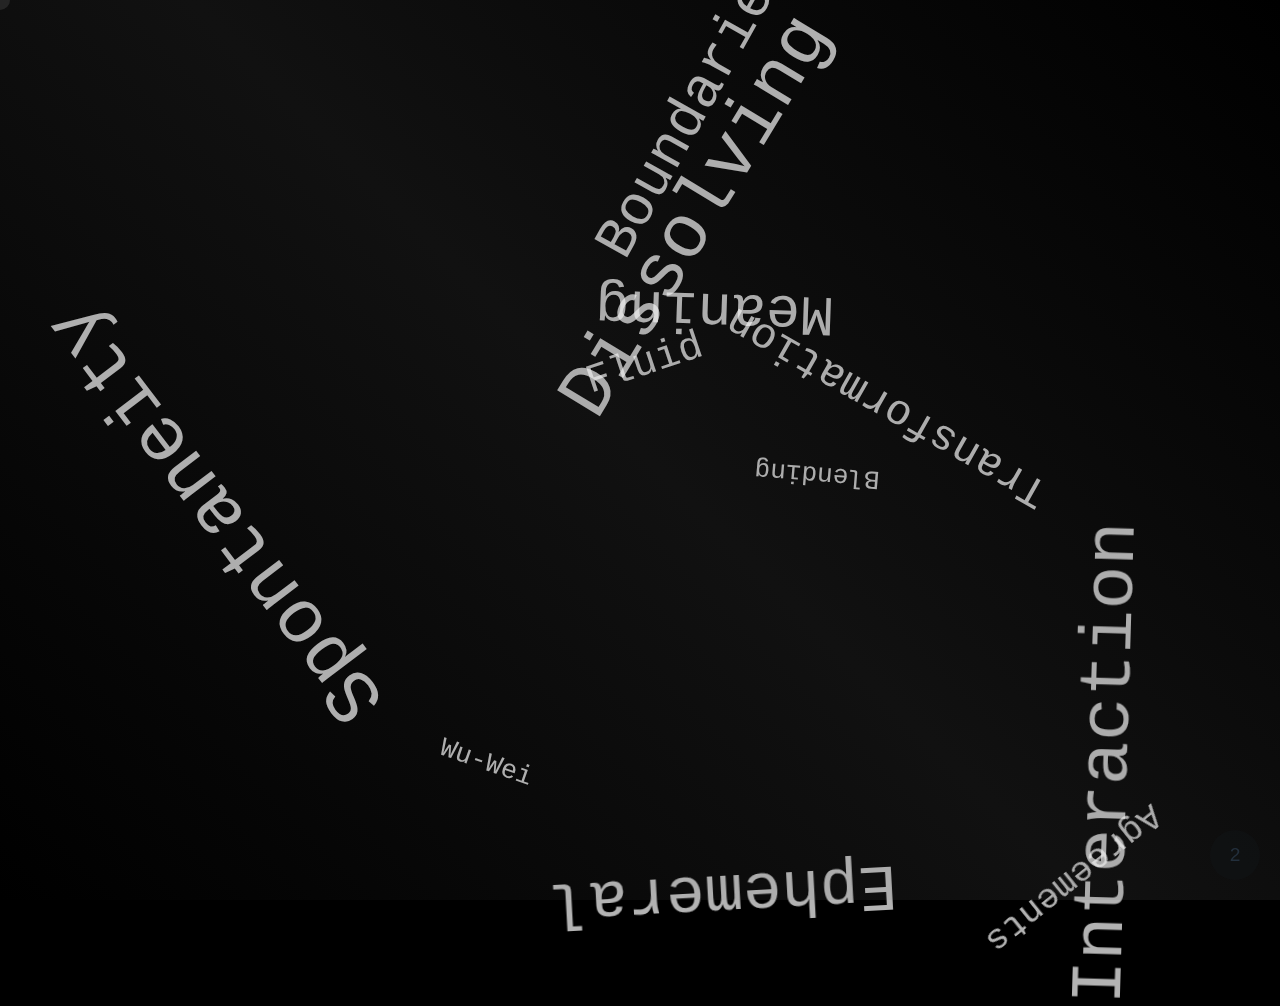
<file: dissolving aggreements/dis2.html>
<!DOCTYPE html>
<html lang="en">
<head>
    <meta charset="UTF-8">
    <meta name="viewport" content="width=device-width, initial-scale=1.0">
    <title>Dissolving Agreements</title>
    <style>
        * {
            margin: 0;
            padding: 0;
            box-sizing: border-box;
        }

        body, html {
            height: 100%;
            overflow: hidden;
            background-color: #000;
            font-family: 'Courier New', monospace;
            cursor: none;
        }

        #background {
            position: fixed;
            top: 0;
            left: 0;
            width: 100%;
            height: 100%;
            background: linear-gradient(45deg, #000, #111, #000);
            z-index: 1;
            pointer-events: none;
        }

        #text-container {
            position: absolute;
            top: 0;
            left: 0;
            width: 100%;
            height: 100%;
            display: flex;
            flex-direction: column;
            justify-content: center;
            align-items: center;
            z-index: 2;
            color: #fff;
            mix-blend-mode: difference;
            text-align: center;
        }

        .text-layer {
            position: absolute;
            white-space: nowrap;
            font-size: 3vw;
            opacity: 0.7;
            transition: all 0.5s ease;
            transform-origin: center;
        }

        #cursor {
            position: fixed;
            width: 20px;
            height: 20px;
            border-radius: 50%;
            background: rgba(255,255,255,0.1);
            transform: translate(-50%, -50%);
            pointer-events: none;
            z-index: 1000;
            mix-blend-mode: difference;
            transition: transform 0.1s ease-out;
        }

        #interaction-count {
            position: fixed;
            bottom: 20px;
            left: 50%;
            transform: translateX(-50%);
            color: #fff;
            opacity: 0.5;
            font-size: 0.8rem;
            mix-blend-mode: difference;
        }
    </style>

    <style>
        .back-button {
            position: absolute;
            top: 20px;
            left: 20px;
            text-decoration: none;
            color: #2c3e50;
            font-weight: 300;
            opacity: 0.7;
            transition: all 0.3s ease;
        }
        .back-button:hover {
            opacity: 1;
            transform: translateX(-5px);
        }
    </style>
    
    <style>
        .page-number {
            position: fixed;
            bottom: 20px;
            right: 20px;
            font-family: 'Arial', sans-serif;
            font-size: 1.5rem;
            color: rgba(44, 62, 80, 0.5);
            opacity: 0.7;
            transition: opacity 0.3s ease;
            z-index: 1000;
        }
        .page-number:hover {
            opacity: 1;
        }
    </style>
    
    <style>
        .page-number {
            position: fixed;
            bottom: 20px;
            right: 20px;
            font-family: 'Arial', sans-serif;
            font-size: 1.5rem;
            color: rgba(44, 62, 80, 0.5);
            opacity: 0.7;
            transition: opacity 0.3s ease;
            z-index: 1000;
        }
        .page-number:hover {
            opacity: 1;
        }
    </style>
    
    <style>
        .page-number {
            position: fixed;
            bottom: 20px;
            right: 20px;
            font-family: 'Arial', sans-serif;
            font-size: 1.5rem;
            color: rgba(44, 62, 80, 0.5);
            opacity: 0.7;
            transition: opacity 0.3s ease;
            z-index: 1000;
        }
        .page-number:hover {
            opacity: 1;
        }
    </style>
    </head>
<body>
    <a href="///index.html" class="back-button">← Uncontracting™</a>
    
    <div id="background"></div>
    <div id="text-container"></div>
    <div id="cursor"></div>
    <div id="interaction-count">Interactions: 0</div>

    <script>
        const textContainer = document.getElementById('text-container');
        const backgroundEl = document.getElementById('background');
        const cursorEl = document.getElementById('cursor');
        const interactionCountEl = document.getElementById('interaction-count');

        const words = [
            'Dissolving', 'Agreements', 'Fluid', 'Interaction', 
            'Ephemeral', 'Meaning', 'Blending', 'Boundaries',
            'Wu-Wei', 'Spontaneity', 'Transformation'
        ];

        let interactionCount = 0;

        function createTextLayer(word) {
            const layer = document.createElement('div');
            layer.classList.add('text-layer');
            layer.textContent = word;
            
            // Random initial positioning
            layer.style.top = `${Math.random() * 100}%`;
            layer.style.left = `${Math.random() * 100}%`;
            layer.style.transform = `
                rotate(${Math.random() * 360}deg) 
                scale(${0.5 + Math.random() * 1.5})
            `;

            return layer;
        }

        function initializeText() {
            words.forEach(word => {
                const layer = createTextLayer(word);
                textContainer.appendChild(layer);
            });
        }

        function handleMouseMove(e) {
            // Cursor tracking
            cursorEl.style.left = `${e.clientX}px`;
            cursorEl.style.top = `${e.clientY}px`;

            // Background warping
            const centerX = window.innerWidth / 2;
            const centerY = window.innerHeight / 2;
            const transformX = (e.clientX - centerX) / centerX * 10;
            const transformY = (e.clientY - centerY) / centerY * 10;
            
            backgroundEl.style.transform = `
                perspective(1000px) 
                rotateX(${-transformY}deg) 
                rotateY(${transformX}deg)
            `;

            // Text layers movement
            const textLayers = document.querySelectorAll('.text-layer');
            textLayers.forEach(layer => {
                const rect = layer.getBoundingClientRect();
                const distanceX = e.clientX - (rect.left + rect.width / 2);
                const distanceY = e.clientY - (rect.top + rect.height / 2);
                
                layer.style.transform = `
                    translate(${distanceX / 50}px, ${distanceY / 50}px)
                    rotate(${Math.sin(Date.now() / 1000) * 10}deg)
                    scale(${1 + Math.abs(distanceX + distanceY) / 5000})
                `;
            });
        }

        function handleClick(e) {
            interactionCount++;
            interactionCountEl.textContent = `Interactions: ${interactionCount}`;

            // Create dissolving effect
            const textLayers = document.querySelectorAll('.text-layer');
            textLayers.forEach(layer => {
                layer.style.transform += ' scale(2)';
                layer.style.opacity = '0';
                
                setTimeout(() => {
                    layer.style.transform = `
                        rotate(${Math.random() * 360}deg) 
                        scale(${0.5 + Math.random() * 1.5})
                    `;
                    layer.style.opacity = '0.7';
                }, 500);
            });

            // Create a brief color shift
            backgroundEl.style.filter = 'hue-rotate(90deg)';
            setTimeout(() => {
                backgroundEl.style.filter = 'none';
            }, 200);
        }

        // Initialize
        initializeText();

        // Event Listeners
        document.addEventListener('mousemove', handleMouseMove);
        document.addEventListener('click', handleClick);
    </script>

    
    
    
    
    <style>
        .page-number-container {
            position: fixed;
            bottom: 20px;
            right: 20px;
            z-index: 1000;
        }

        .page-number {
            width: 50px;
            height: 50px;
            background-color: rgba(44, 62, 80, 0.1);
            border-radius: 50%;
            display: flex;
            align-items: center;
            justify-content: center;
            font-size: 1.2rem;
            color: #2c3e50;
            opacity: 0.7;
            transition: all 0.3s ease;
            cursor: pointer;
            text-decoration: none;
        }

        .page-number:hover {
            background-color: rgba(44, 62, 80, 0.2);
            opacity: 1;
            transform: scale(1.1);
        }

        .page-number.question-mark:hover::after {
            content: '?';
        }

        .page-number.question-mark:hover {
            background-color: rgba(52, 152, 219, 0.2);
        }
    </style>
    <div class="page-number-container">
        <a href="///index.html" class="page-number 2 question-mark">2</a>
    </div>
    

    
    </body>
</html>
</file>
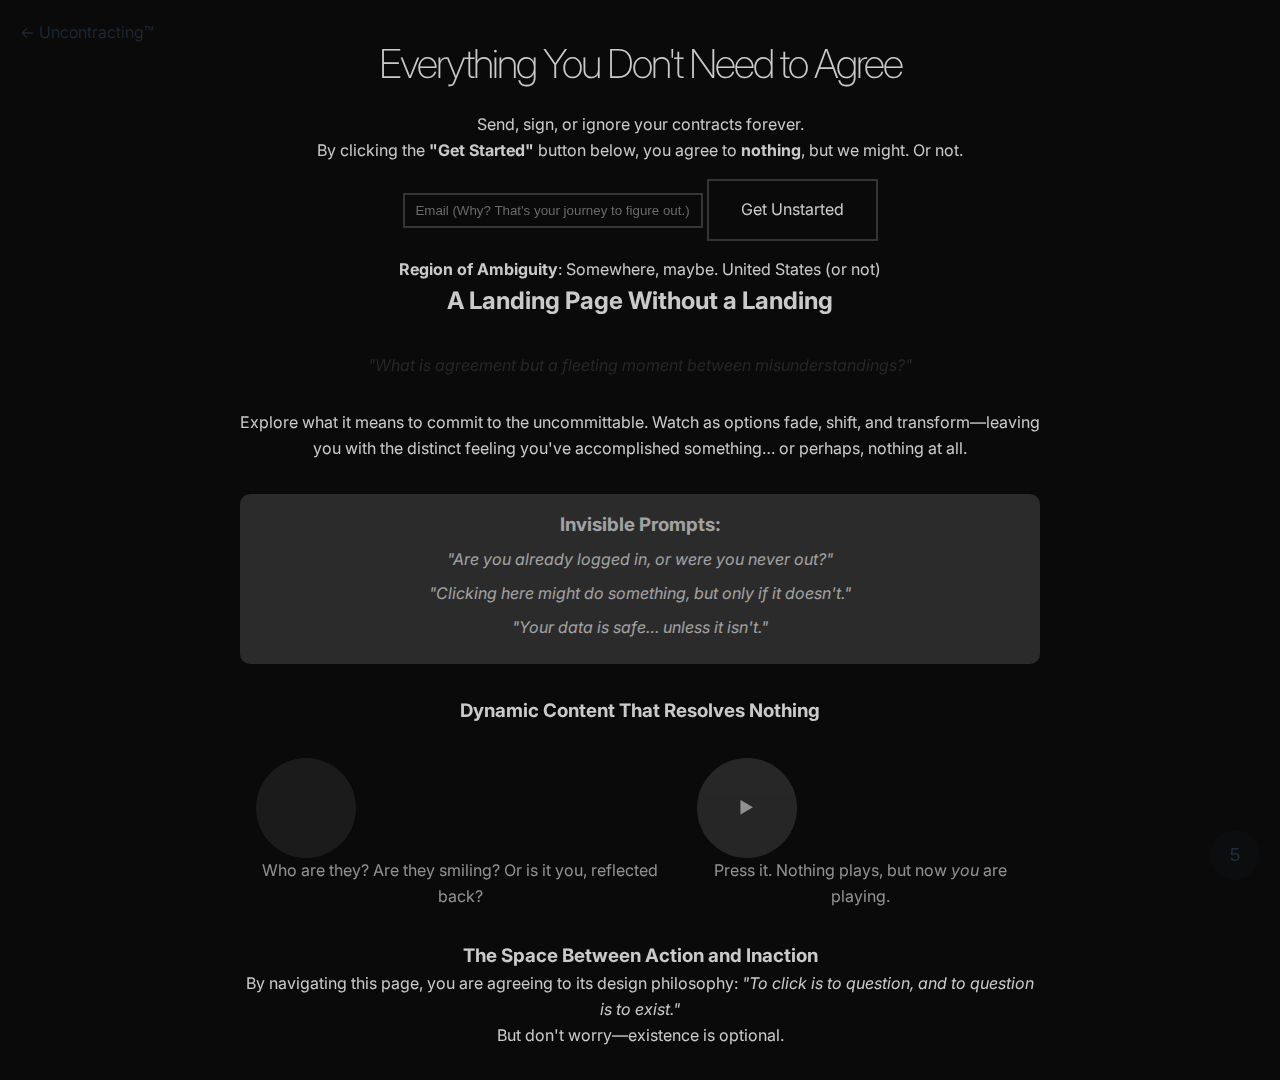
<file: dissolving aggreements/dis5.html>
<!DOCTYPE html>
<html lang="en">
<head>
    <meta charset="UTF-8">
    <title>Everything You Don't Need to Agree</title>
    <style>
        @import url('https://fonts.googleapis.com/css2?family=Inter:wght@200;400;700&display=swap');

        :root {
            --bg-primary: #0a0a0a;
            --text-primary: #e0e0e0;
            --accent-color: #3a3a3a;
            --hover-color: #505050;
        }

        * {
            margin: 0;
            padding: 0;
            box-sizing: border-box;
            transition: all 0.3s ease-in-out;
        }

        body {
            font-family: 'Inter', sans-serif;
            background-color: var(--bg-primary);
            color: var(--text-primary);
            line-height: 1.6;
            padding: 2rem;
            cursor: crosshair;
        }

        .container {
            max-width: 800px;
            margin: 0 auto;
            text-align: center;
            opacity: 0.9;
        }

        h1 {
            font-weight: 200;
            font-size: 2.5rem;
            margin-bottom: 1rem;
            letter-spacing: -0.05em;
        }

        .quote {
            font-style: italic;
            color: var(--accent-color);
            margin: 2rem 0;
            opacity: 0.7;
        }

        .invisible-prompts {
            background-color: var(--accent-color);
            padding: 1rem;
            margin: 2rem 0;
            border-radius: 10px;
            opacity: 0.8;
        }

        .invisible-prompts li {
            list-style-type: none;
            color: var(--text-primary);
            margin: 0.5rem 0;
            font-style: italic;
        }

        .get-unstarted-btn {
            display: inline-block;
            padding: 1rem 2rem;
            background-color: transparent;
            border: 2px solid var(--accent-color);
            color: var(--text-primary);
            text-decoration: none;
            margin: 1rem 0;
            cursor: help;
        }

        .get-unstarted-btn:hover {
            background-color: var(--hover-color);
            border-color: var(--hover-color);
        }

        .dynamic-content {
            display: flex;
            justify-content: center;
            align-items: center;
            margin: 2rem 0;
            opacity: 0.7;
        }

        .dynamic-content > div {
            margin: 0 1rem;
            text-align: center;
        }

        .placeholder-faces {
            width: 100px;
            height: 100px;
            background-color: var(--accent-color);
            border-radius: 50%;
            opacity: 0.6;
        }

        .play-button {
            width: 100px;
            height: 100px;
            background-color: var(--accent-color);
            border-radius: 50%;
            display: flex;
            justify-content: center;
            align-items: center;
            cursor: not-allowed;
        }

        .email-input {
            background-color: transparent;
            border: 2px solid var(--accent-color);
            color: var(--text-primary);
            padding: 0.5rem;
            margin: 1rem 0;
            width: 300px;
            text-align: center;
        }

        @media (max-width: 600px) {
            .container {
                padding: 1rem;
            }
            .dynamic-content {
                flex-direction: column;
            }
        }
    </style>

    <style>
        .back-button {
            position: absolute;
            top: 20px;
            left: 20px;
            text-decoration: none;
            color: #2c3e50;
            font-weight: 300;
            opacity: 0.7;
            transition: all 0.3s ease;
        }
        .back-button:hover {
            opacity: 1;
            transform: translateX(-5px);
        }
    </style>
    
    <style>
        .page-number {
            position: fixed;
            bottom: 20px;
            right: 20px;
            font-family: 'Arial', sans-serif;
            font-size: 1.5rem;
            color: rgba(44, 62, 80, 0.5);
            opacity: 0.7;
            transition: opacity 0.3s ease;
            z-index: 1000;
        }
        .page-number:hover {
            opacity: 1;
        }
    </style>
    
    <style>
        .page-number {
            position: fixed;
            bottom: 20px;
            right: 20px;
            font-family: 'Arial', sans-serif;
            font-size: 1.5rem;
            color: rgba(44, 62, 80, 0.5);
            opacity: 0.7;
            transition: opacity 0.3s ease;
            z-index: 1000;
        }
        .page-number:hover {
            opacity: 1;
        }
    </style>
    
    <style>
        .page-number {
            position: fixed;
            bottom: 20px;
            right: 20px;
            font-family: 'Arial', sans-serif;
            font-size: 1.5rem;
            color: rgba(44, 62, 80, 0.5);
            opacity: 0.7;
            transition: opacity 0.3s ease;
            z-index: 1000;
        }
        .page-number:hover {
            opacity: 1;
        }
    </style>
    </head>
<body>
    <a href="///index.html" class="back-button">← Uncontracting™</a>
    
    <div class="container">
        <h1>Everything You Don't Need to Agree</h1>
        
        <p>Send, sign, or ignore your contracts forever.</p>
        <p>By clicking the <strong>"Get Started"</strong> button below, you agree to <strong>nothing</strong>, but we might. Or not.</p>
        
        <input type="text" class="email-input" placeholder="Email (Why? That's your journey to figure out.)">
        <a href="#" class="get-unstarted-btn">Get Unstarted</a>
        
        <p><strong>Region of Ambiguity</strong>: Somewhere, maybe. United States (or not)</p>
        
        <h2>A Landing Page Without a Landing</h2>
        
        <p class="quote">"What is agreement but a fleeting moment between misunderstandings?"</p>
        
        <p>Explore what it means to commit to the uncommittable. Watch as options fade, shift, and transform—leaving you with the distinct feeling you've accomplished something… or perhaps, nothing at all.</p>
        
        <div class="invisible-prompts">
            <h3>Invisible Prompts:</h3>
            <ul>
                <li>"Are you already logged in, or were you never out?"</li>
                <li>"Clicking here might do something, but only if it doesn't."</li>
                <li>"Your data is safe… unless it isn't."</li>
            </ul>
        </div>
        
        <h3>Dynamic Content That Resolves Nothing</h3>
        
        <div class="dynamic-content">
            <div>
                <div class="placeholder-faces"></div>
                <p>Who are they? Are they smiling? Or is it you, reflected back?</p>
            </div>
            <div>
                <div class="play-button">▶</div>
                <p>Press it. Nothing plays, but now <em>you</em> are playing.</p>
            </div>
        </div>
        
        <h3>The Space Between Action and Inaction</h3>
        
        <p>By navigating this page, you are agreeing to its design philosophy: <em>"To click is to question, and to question is to exist."</em></p>
        <p>But don't worry—existence is optional.</p>
    </div>

    
    
    
    
    <style>
        .page-number-container {
            position: fixed;
            bottom: 20px;
            right: 20px;
            z-index: 1000;
        }

        .page-number {
            width: 50px;
            height: 50px;
            background-color: rgba(44, 62, 80, 0.1);
            border-radius: 50%;
            display: flex;
            align-items: center;
            justify-content: center;
            font-size: 1.2rem;
            color: #2c3e50;
            opacity: 0.7;
            transition: all 0.3s ease;
            cursor: pointer;
            text-decoration: none;
        }

        .page-number:hover {
            background-color: rgba(44, 62, 80, 0.2);
            opacity: 1;
            transform: scale(1.1);
        }

        .page-number.question-mark:hover::after {
            content: '?';
        }

        .page-number.question-mark:hover {
            background-color: rgba(52, 152, 219, 0.2);
        }
    </style>
    <div class="page-number-container">
        <a href="///index.html" class="page-number 5 question-mark">5</a>
    </div>
    

    
    </body>
</html>
</file>
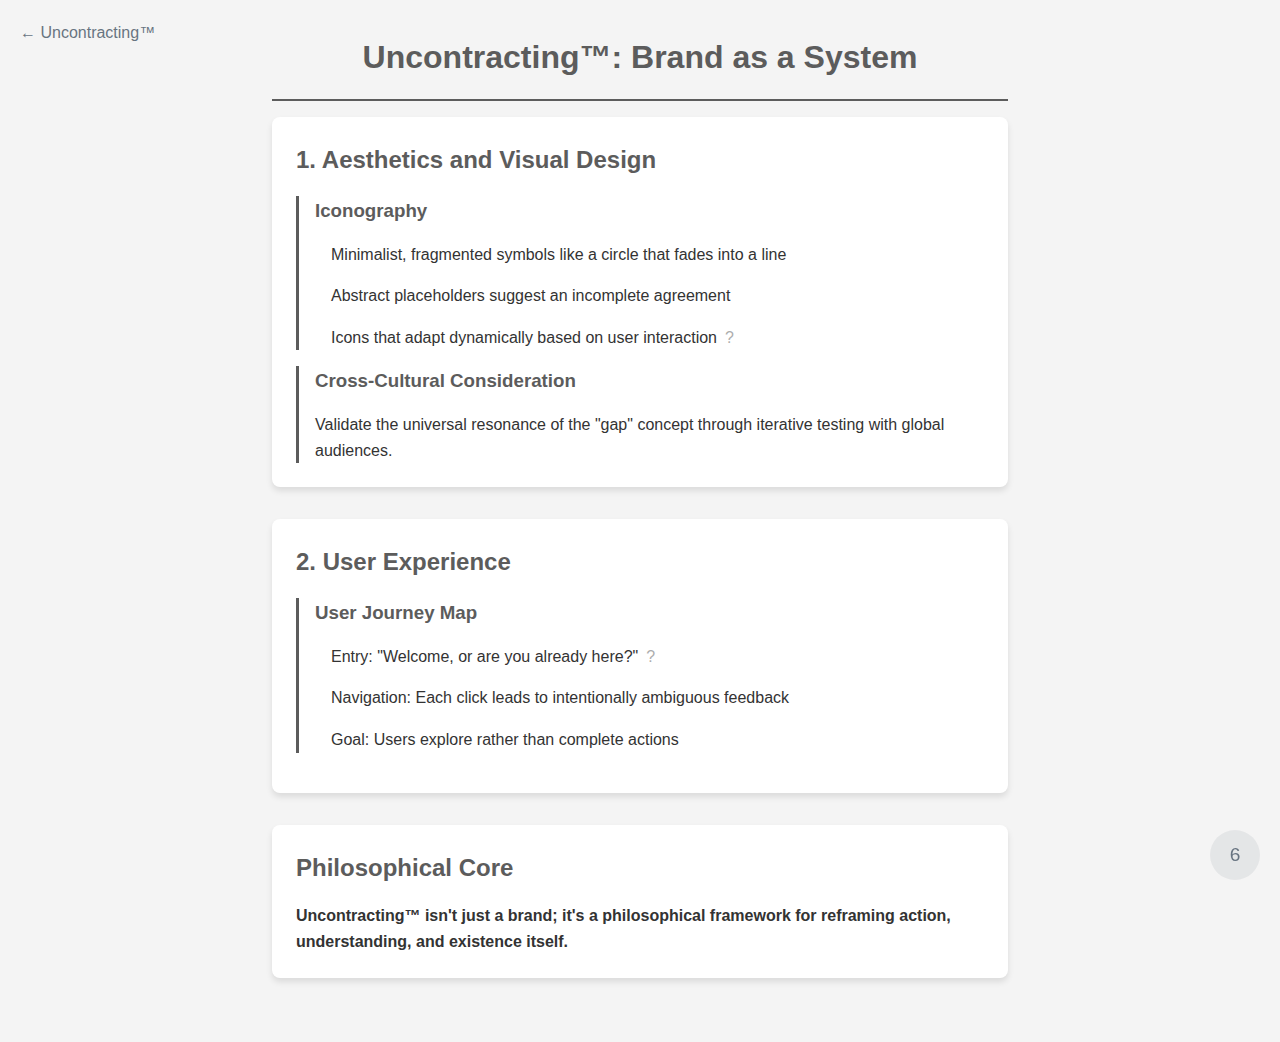
<file: dissolving aggreements/dis6.html>
<!DOCTYPE html>
<html lang="en">
<head>
    <meta charset="UTF-8">
    <meta name="viewport" content="width=device-width, initial-scale=1.0">
    <title>Uncontracting™ Brand System</title>
    <style>
        :root {
            --bg-color: #f4f4f4;
            --text-color: #333;
            --accent-color: #5c5c5c;
            --hover-color: #888;
        }

        * {
            margin: 0;
            padding: 0;
            box-sizing: border-box;
            transition: all 0.3s ease;
        }

        body {
            font-family: -apple-system, BlinkMacSystemFont, 'Segoe UI', Roboto, Oxygen, Ubuntu, Cantarell, 'Open Sans', 'Helvetica Neue', sans-serif;
            line-height: 1.6;
            background-color: var(--bg-color);
            color: var(--text-color);
            max-width: 800px;
            margin: 0 auto;
            padding: 2rem;
        }

        h1, h2, h3 {
            margin-bottom: 1rem;
            color: var(--accent-color);
        }

        h1 {
            text-align: center;
            border-bottom: 2px solid var(--accent-color);
            padding-bottom: 1rem;
        }

        section {
            background-color: white;
            margin-bottom: 2rem;
            padding: 1.5rem;
            border-radius: 8px;
            box-shadow: 0 4px 6px rgba(0,0,0,0.1);
        }

        ul {
            list-style-type: none;
            padding-left: 1rem;
        }

        li {
            margin-bottom: 1rem;
        }

        .subsection {
            margin-top: 1rem;
            padding-left: 1rem;
            border-left: 3px solid var(--accent-color);
        }

        .hover-effect:hover {
            color: var(--hover-color);
            transform: scale(1.02);
        }

        .mystery-text {
            position: relative;
            cursor: help;
        }

        .mystery-text::after {
            content: '?';
            color: var(--accent-color);
            margin-left: 0.5rem;
            opacity: 0.5;
        }

        .mystery-text:hover::after {
            content: '...';
        }
    </style>

    <style>
        .back-button {
            position: absolute;
            top: 20px;
            left: 20px;
            text-decoration: none;
            color: #2c3e50;
            font-weight: 300;
            opacity: 0.7;
            transition: all 0.3s ease;
        }
        .back-button:hover {
            opacity: 1;
            transform: translateX(-5px);
        }
    </style>
    
    <style>
        .page-number {
            position: fixed;
            bottom: 20px;
            right: 20px;
            font-family: 'Arial', sans-serif;
            font-size: 1.5rem;
            color: rgba(44, 62, 80, 0.5);
            opacity: 0.7;
            transition: opacity 0.3s ease;
            z-index: 1000;
        }
        .page-number:hover {
            opacity: 1;
        }
    </style>
    
    <style>
        .page-number {
            position: fixed;
            bottom: 20px;
            right: 20px;
            font-family: 'Arial', sans-serif;
            font-size: 1.5rem;
            color: rgba(44, 62, 80, 0.5);
            opacity: 0.7;
            transition: opacity 0.3s ease;
            z-index: 1000;
        }
        .page-number:hover {
            opacity: 1;
        }
    </style>
    
    <style>
        .page-number {
            position: fixed;
            bottom: 20px;
            right: 20px;
            font-family: 'Arial', sans-serif;
            font-size: 1.5rem;
            color: rgba(44, 62, 80, 0.5);
            opacity: 0.7;
            transition: opacity 0.3s ease;
            z-index: 1000;
        }
        .page-number:hover {
            opacity: 1;
        }
    </style>
    </head>
<body>
    <a href="///index.html" class="back-button">← Uncontracting™</a>
    
    <header>
        <h1>Uncontracting™: Brand as a System</h1>
    </header>

    <main>
        <section id="aesthetics">
            <h2>1. Aesthetics and Visual Design</h2>
            <div class="subsection">
                <h3>Iconography</h3>
                <ul>
                    <li class="hover-effect">Minimalist, fragmented symbols like a circle that fades into a line</li>
                    <li class="hover-effect">Abstract placeholders suggest an incomplete agreement</li>
                    <li class="hover-effect mystery-text">Icons that adapt dynamically based on user interaction</li>
                </ul>
            </div>
            <div class="subsection">
                <h3>Cross-Cultural Consideration</h3>
                <p>Validate the universal resonance of the "gap" concept through iterative testing with global audiences.</p>
            </div>
        </section>

        <section id="user-experience">
            <h2>2. User Experience</h2>
            <div class="subsection">
                <h3>User Journey Map</h3>
                <ul>
                    <li class="mystery-text">Entry: "Welcome, or are you already here?"</li>
                    <li class="hover-effect">Navigation: Each click leads to intentionally ambiguous feedback</li>
                    <li>Goal: Users explore rather than complete actions</li>
                </ul>
            </div>
        </section>

        <!-- Additional sections would be added similarly -->

        <section id="final-statement">
            <h2>Philosophical Core</h2>
            <p><strong>Uncontracting™ isn't just a brand; it's a philosophical framework for reframing action, understanding, and existence itself.</strong></p>
        </section>
    </main>

    <script>
        // Subtle interactions to enhance the mysterious feel
        document.querySelectorAll('.mystery-text').forEach(el => {
            el.addEventListener('mouseover', (e) => {
                e.target.style.opacity = '0.7';
            });
            el.addEventListener('mouseout', (e) => {
                e.target.style.opacity = '1';
            });
        });
    </script>

    
    
    
    
    <style>
        .page-number-container {
            position: fixed;
            bottom: 20px;
            right: 20px;
            z-index: 1000;
        }

        .page-number {
            width: 50px;
            height: 50px;
            background-color: rgba(44, 62, 80, 0.1);
            border-radius: 50%;
            display: flex;
            align-items: center;
            justify-content: center;
            font-size: 1.2rem;
            color: #2c3e50;
            opacity: 0.7;
            transition: all 0.3s ease;
            cursor: pointer;
            text-decoration: none;
        }

        .page-number:hover {
            background-color: rgba(44, 62, 80, 0.2);
            opacity: 1;
            transform: scale(1.1);
        }

        .page-number.question-mark:hover::after {
            content: '?';
        }

        .page-number.question-mark:hover {
            background-color: rgba(52, 152, 219, 0.2);
        }
    </style>
    <div class="page-number-container">
        <a href="///index.html" class="page-number 6 question-mark">6</a>
    </div>
    

    
    </body>
</html>
</file>
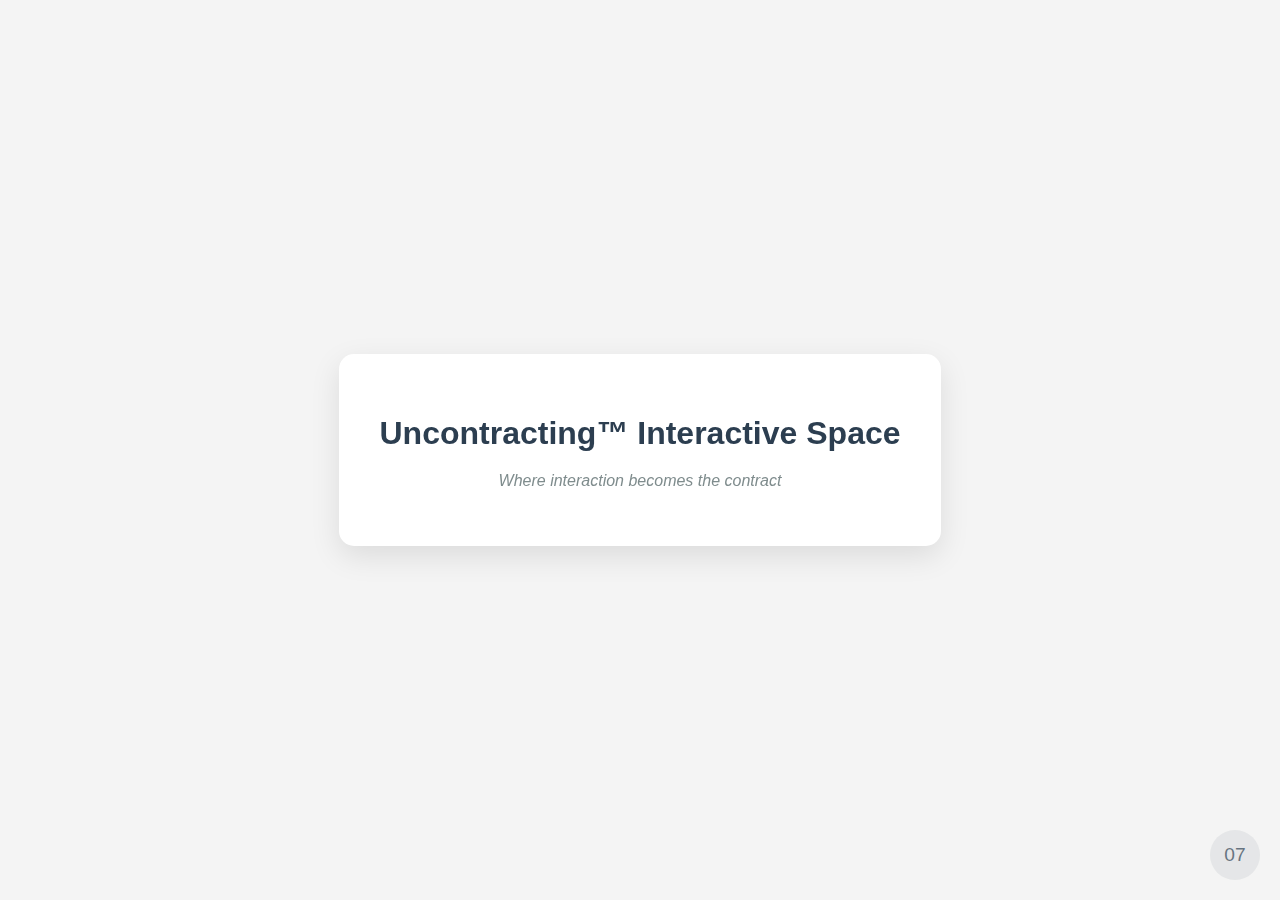
<file: dissolving aggreements/uncontracting-interactive.html>
<!DOCTYPE html>
<html lang="en">
<head>
    <meta charset="UTF-8">
    <meta name="viewport" content="width=device-width, initial-scale=1.0">
    <title>Uncontracting™ | Interactive Exploration</title>
    <style>
        body {
            font-family: 'Arial', sans-serif;
            background-color: #f4f4f4;
            display: flex;
            justify-content: center;
            align-items: center;
            height: 100vh;
            margin: 0;
            perspective: 1000px;
            overflow: hidden;
        }

        .interactive-container {
            background-color: white;
            border-radius: 15px;
            box-shadow: 0 10px 30px rgba(0,0,0,0.1);
            padding: 40px;
            text-align: center;
            transform-style: preserve-3d;
            transition: all 0.3s ease;
        }

        .interactive-container:hover {
            transform: scale(1.02) rotateX(2deg) rotateY(2deg);
        }

        h1 {
            color: #2c3e50;
            margin-bottom: 20px;
        }

        .interaction-prompt {
            color: #7f8c8d;
            font-style: italic;
        }
    </style>
</head>
<body>
    <div class="interactive-container">
        <h1>Uncontracting™ Interactive Space</h1>
        <p class="interaction-prompt">Where interaction becomes the contract</p>
    </div>

    

    <script>
        document.addEventListener('mousemove', (e) => {
            const container = document.querySelector('.interactive-container');
            const { clientX, clientY } = e;
            const { left, top, width, height } = container.getBoundingClientRect();
            
            const centerX = left + width / 2;
            const centerY = top + height / 2;
            
            const angleX = (clientY - centerY) / 20;
            const angleY = -(clientX - centerX) / 20;
            
            container.style.transform = `
                scale(1.02) 
                rotateX(${angleX}deg) 
                rotateY(${angleY}deg)
            `;
        });

        document.querySelector('.interactive-container').addEventListener('mouseleave', (e) => {
            e.target.style.transform = 'scale(1) rotateX(0) rotateY(0)';
        });
    </script>

    <style>
        .page-number-container {
            position: fixed;
            bottom: 20px;
            right: 20px;
            z-index: 1000;
        }

        .page-number {
            width: 50px;
            height: 50px;
            background-color: rgba(44, 62, 80, 0.1);
            border-radius: 50%;
            display: flex;
            align-items: center;
            justify-content: center;
            font-size: 1.2rem;
            color: #2c3e50;
            opacity: 0.7;
            transition: all 0.3s ease;
            cursor: pointer;
            text-decoration: none;
        }

        .page-number:hover {
            background-color: rgba(44, 62, 80, 0.2);
            opacity: 1;
            transform: scale(1.1);
        }

        .page-number.question-mark:hover::after {
            content: '?';
        }

        .page-number.question-mark:hover {
            background-color: rgba(52, 152, 219, 0.2);
        }
    </style>
    <div class="page-number-container">
        <a href="///index.html" class="page-number 07 question-mark">07</a>
    </div>
    
</body>
</html>
</file>
